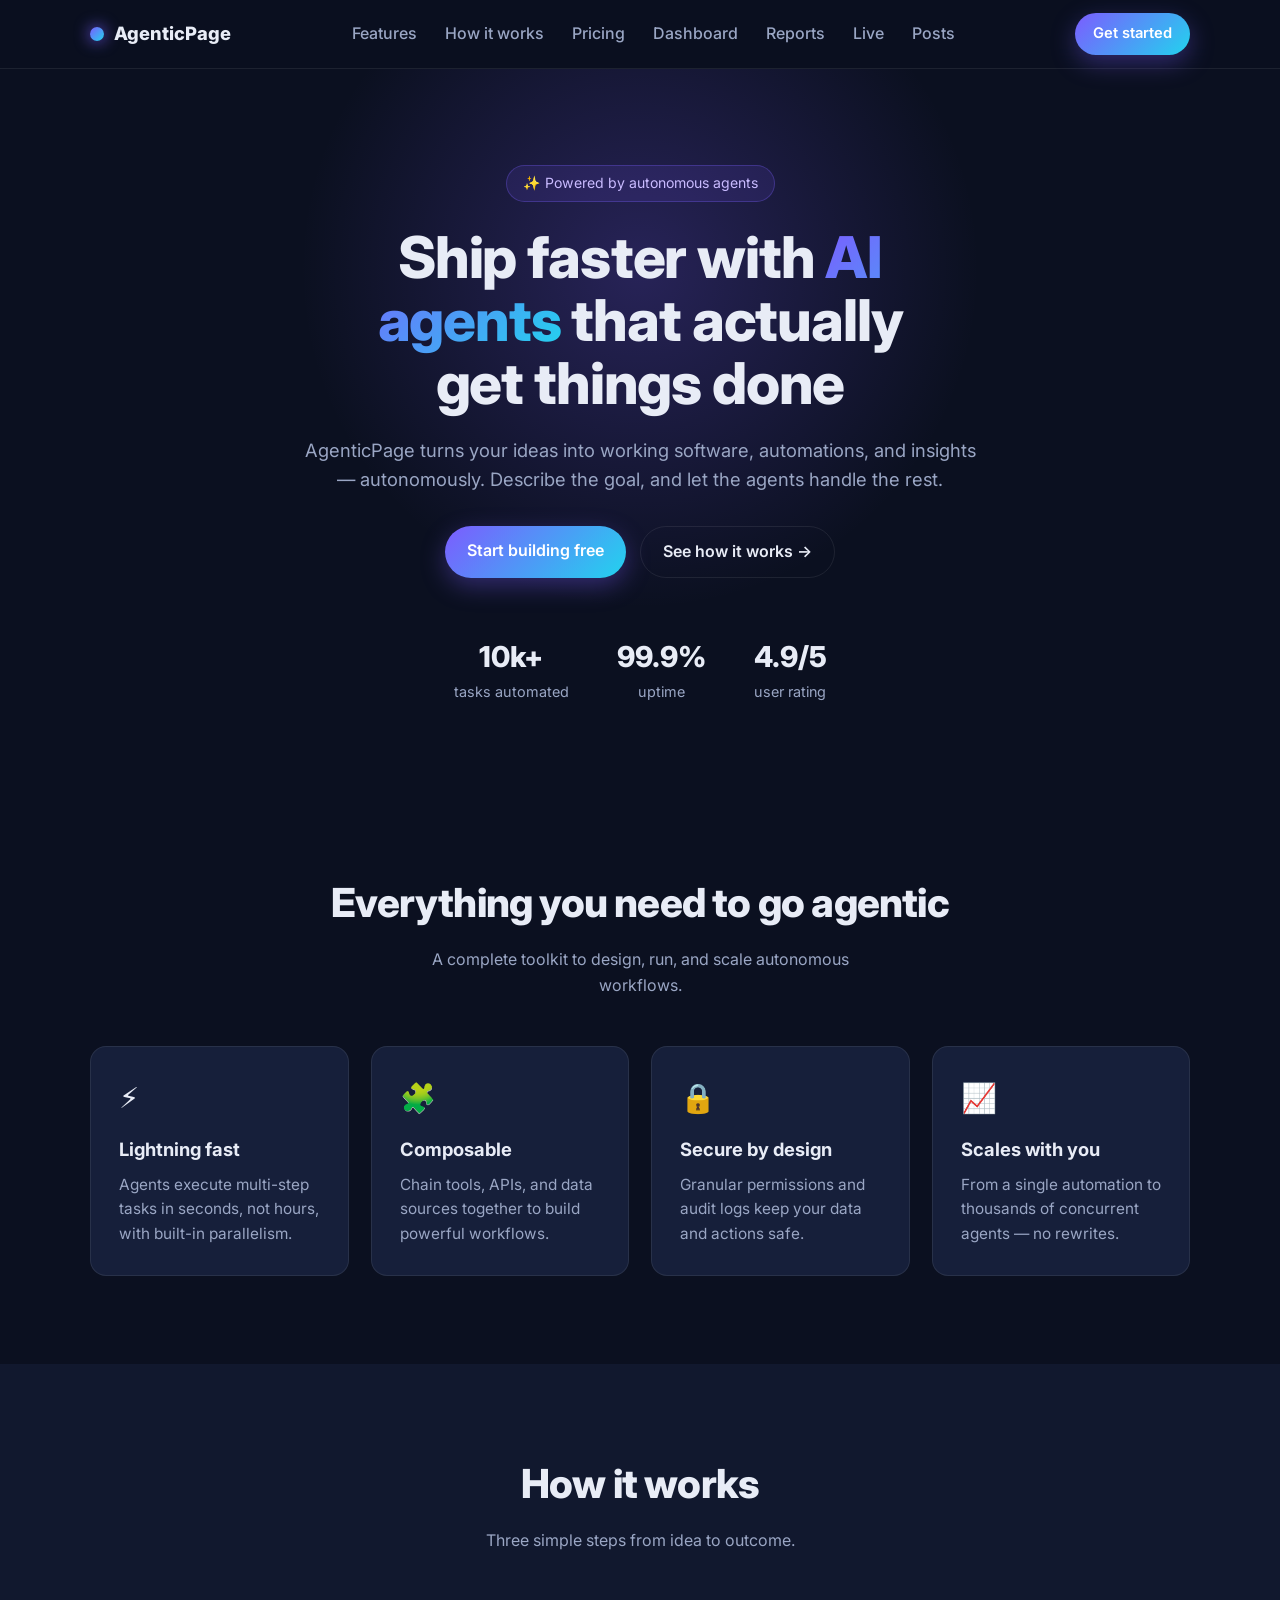
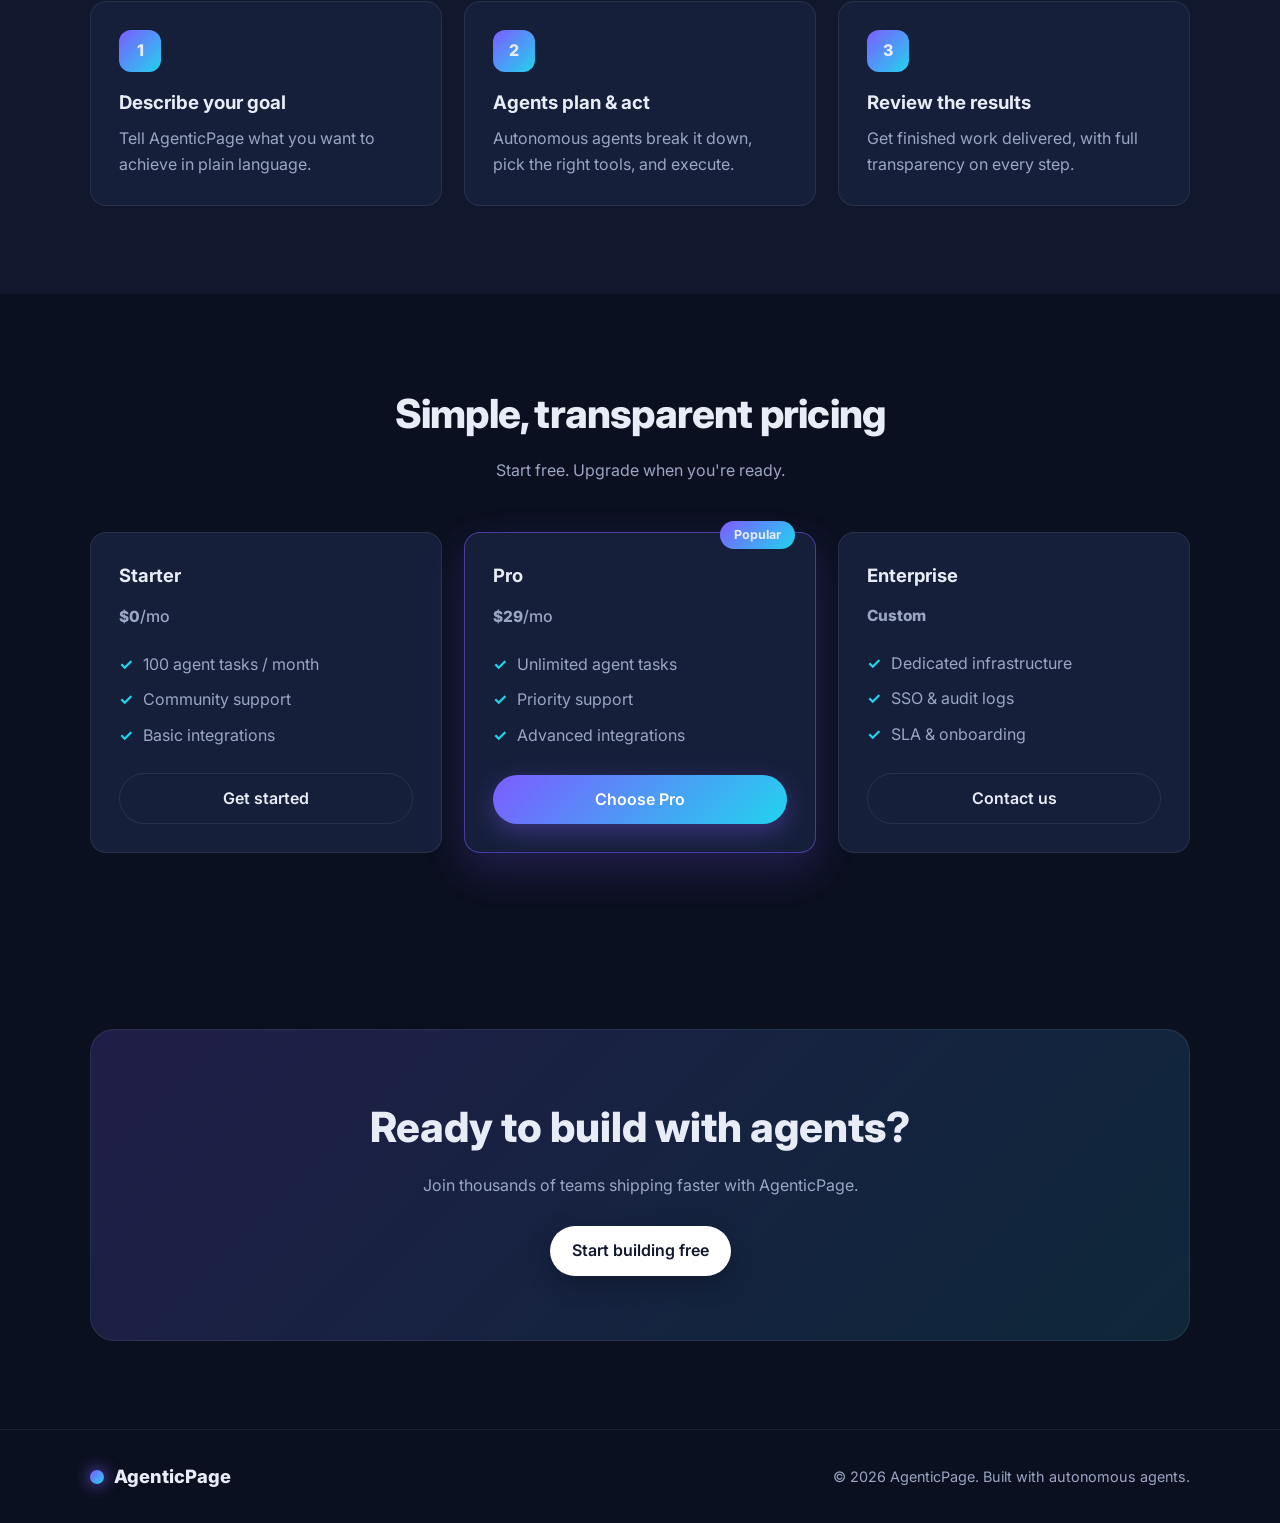
<file: index.html>
<!DOCTYPE html>
<html lang="en">
<head>
  <meta charset="UTF-8" />
  <meta name="viewport" content="width=device-width, initial-scale=1.0" />
  <meta name="description" content="AgenticPage — building the future with autonomous AI agents." />
  <title>AgenticPage — Autonomous AI, Delivered</title>
  <link rel="preconnect" href="https://fonts.googleapis.com" />
  <link rel="preconnect" href="https://fonts.gstatic.com" crossorigin />
  <link href="https://fonts.googleapis.com/css2?family=Inter:wght@400;500;600;700;800&display=swap" rel="stylesheet" />
  <link rel="stylesheet" href="styles.css" />
</head>
<body>
  <header class="site-header">
    <nav class="nav container">
      <a href="#" class="brand">
        <span class="brand-dot"></span> AgenticPage
      </a>
      <ul class="nav-links">
        <li><a href="#features">Features</a></li>
        <li><a href="#how">How it works</a></li>
        <li><a href="#pricing">Pricing</a></li>
        <li><a href="dashboard.html">Dashboard</a></li>
        <li><a href="reports.html">Reports</a></li>
        <li><a href="live.html">Live</a></li>
        <li><a href="posts.html">Posts</a></li>
      </ul>
      <a href="#cta" class="btn btn-sm">Get started</a>
    </nav>
  </header>

  <main>
    <!-- Hero -->
    <section class="hero">
      <div class="container hero-inner">
        <span class="pill">✨ Powered by autonomous agents</span>
        <h1>Ship faster with <span class="grad">AI agents</span> that actually get things done</h1>
        <p class="lead">
          AgenticPage turns your ideas into working software, automations, and
          insights — autonomously. Describe the goal, and let the agents handle the rest.
        </p>
        <div class="hero-actions">
          <a href="#cta" class="btn">Start building free</a>
          <a href="#how" class="btn btn-ghost">See how it works →</a>
        </div>
        <div class="hero-stats">
          <div><strong>10k+</strong><span>tasks automated</span></div>
          <div><strong>99.9%</strong><span>uptime</span></div>
          <div><strong>4.9/5</strong><span>user rating</span></div>
        </div>
      </div>
    </section>

    <!-- Features -->
    <section id="features" class="section">
      <div class="container">
        <h2 class="section-title">Everything you need to go agentic</h2>
        <p class="section-sub">A complete toolkit to design, run, and scale autonomous workflows.</p>
        <div class="grid">
          <article class="card">
            <div class="card-icon">⚡</div>
            <h3>Lightning fast</h3>
            <p>Agents execute multi-step tasks in seconds, not hours, with built-in parallelism.</p>
          </article>
          <article class="card">
            <div class="card-icon">🧩</div>
            <h3>Composable</h3>
            <p>Chain tools, APIs, and data sources together to build powerful workflows.</p>
          </article>
          <article class="card">
            <div class="card-icon">🔒</div>
            <h3>Secure by design</h3>
            <p>Granular permissions and audit logs keep your data and actions safe.</p>
          </article>
          <article class="card">
            <div class="card-icon">📈</div>
            <h3>Scales with you</h3>
            <p>From a single automation to thousands of concurrent agents — no rewrites.</p>
          </article>
        </div>
      </div>
    </section>

    <!-- How it works -->
    <section id="how" class="section section-alt">
      <div class="container">
        <h2 class="section-title">How it works</h2>
        <p class="section-sub">Three simple steps from idea to outcome.</p>
        <div class="steps">
          <div class="step">
            <div class="step-num">1</div>
            <h3>Describe your goal</h3>
            <p>Tell AgenticPage what you want to achieve in plain language.</p>
          </div>
          <div class="step">
            <div class="step-num">2</div>
            <h3>Agents plan &amp; act</h3>
            <p>Autonomous agents break it down, pick the right tools, and execute.</p>
          </div>
          <div class="step">
            <div class="step-num">3</div>
            <h3>Review the results</h3>
            <p>Get finished work delivered, with full transparency on every step.</p>
          </div>
        </div>
      </div>
    </section>

    <!-- Pricing -->
    <section id="pricing" class="section">
      <div class="container">
        <h2 class="section-title">Simple, transparent pricing</h2>
        <p class="section-sub">Start free. Upgrade when you're ready.</p>
        <div class="grid pricing">
          <article class="card price-card">
            <h3>Starter</h3>
            <p class="price">$0<span>/mo</span></p>
            <ul>
              <li>100 agent tasks / month</li>
              <li>Community support</li>
              <li>Basic integrations</li>
            </ul>
            <a href="#cta" class="btn btn-ghost">Get started</a>
          </article>
          <article class="card price-card featured">
            <span class="badge">Popular</span>
            <h3>Pro</h3>
            <p class="price">$29<span>/mo</span></p>
            <ul>
              <li>Unlimited agent tasks</li>
              <li>Priority support</li>
              <li>Advanced integrations</li>
            </ul>
            <a href="#cta" class="btn">Choose Pro</a>
          </article>
          <article class="card price-card">
            <h3>Enterprise</h3>
            <p class="price">Custom</p>
            <ul>
              <li>Dedicated infrastructure</li>
              <li>SSO &amp; audit logs</li>
              <li>SLA &amp; onboarding</li>
            </ul>
            <a href="#cta" class="btn btn-ghost">Contact us</a>
          </article>
        </div>
      </div>
    </section>

    <!-- CTA -->
    <section id="cta" class="cta">
      <div class="container cta-inner">
        <h2>Ready to build with agents?</h2>
        <p>Join thousands of teams shipping faster with AgenticPage.</p>
        <a href="#" class="btn btn-light">Start building free</a>
      </div>
    </section>
  </main>

  <footer class="site-footer">
    <div class="container footer-inner">
      <span class="brand"><span class="brand-dot"></span> AgenticPage</span>
      <p>© 2026 AgenticPage. Built with autonomous agents.</p>
    </div>
  </footer>
</body>
</html>
</file>
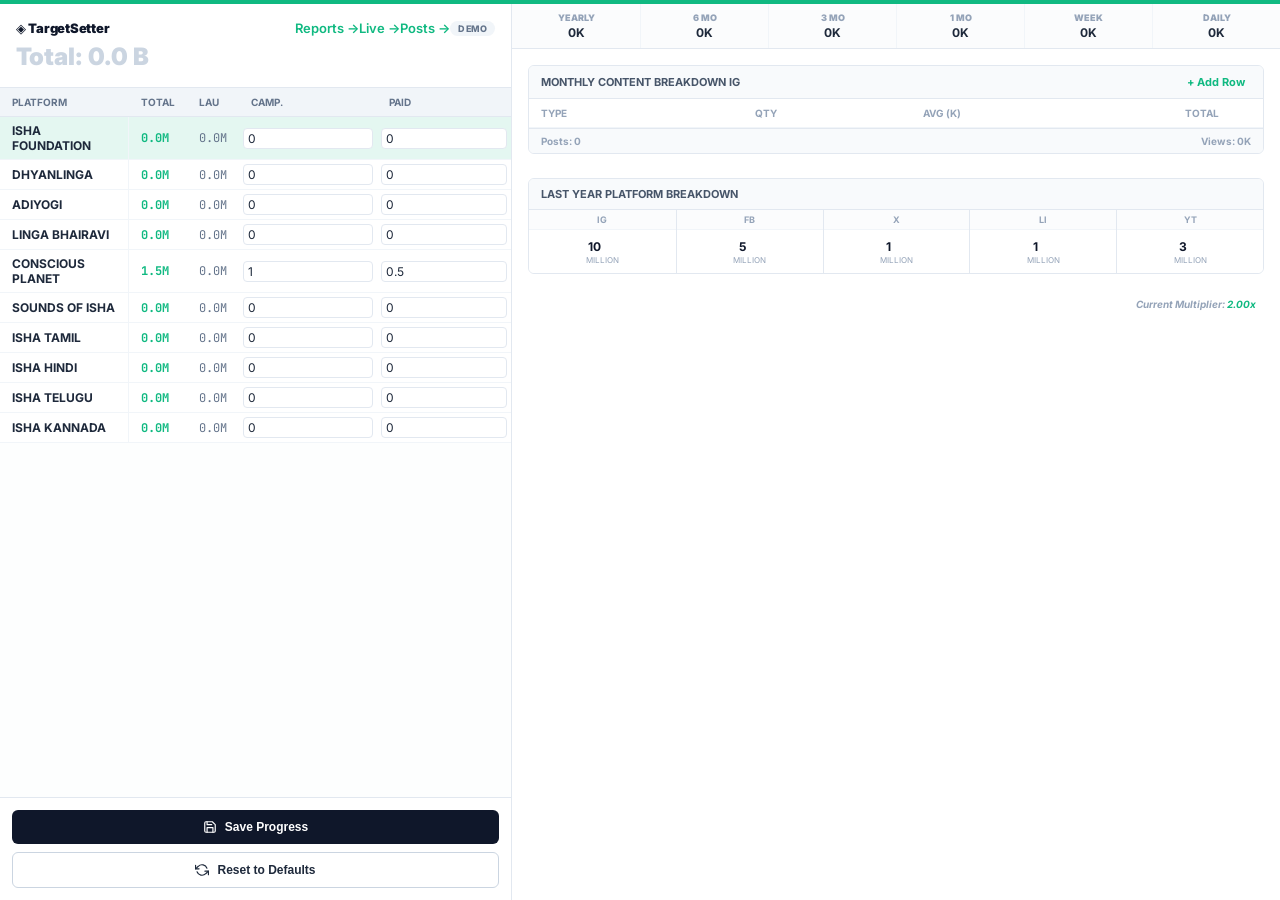
<file: dashboard.html>
<!doctype html>
<html lang="en">
<head>
  <meta charset="UTF-8" />
  <meta name="viewport" content="width=device-width, initial-scale=1.0" />
  <title>TargetSetter — Dashboard</title>
  <link rel="preconnect" href="https://fonts.googleapis.com" />
  <link rel="preconnect" href="https://fonts.gstatic.com" crossorigin />
  <link href="https://fonts.googleapis.com/css2?family=Inter:wght@400;500;600;700;800;900&family=JetBrains+Mono:wght@500;700&display=swap" rel="stylesheet" />
  <link rel="stylesheet" href="dashboard.css" />
</head>
<body>
  <div id="loading" class="loading">Initialising…</div>

  <div id="app" class="app" hidden>
    <!-- LEFT PANE -->
    <aside class="left">
      <header class="left-head">
        <div class="brandbar">
          <span class="logo">◈ TargetSetter</span>
          <a href="reports.html" class="nav-link" style="margin-left:auto;font-size:13px;color:#10b981;text-decoration:none;font-weight:600;">Reports →</a>
          <a href="live.html" class="nav-link" style="font-size:13px;color:#10b981;text-decoration:none;font-weight:600;">Live →</a>
          <a href="posts.html" class="nav-link" style="font-size:13px;color:#10b981;text-decoration:none;font-weight:600;">Posts →</a>
          <span id="status" class="status status--demo">Demo</span>
        </div>
        <h1 class="grand">Total: <span id="grandTotal">0.0</span> B</h1>
      </header>

      <div class="table-wrap">
        <table class="brands">
          <thead>
            <tr>
              <th>Platform</th>
              <th>Total</th>
              <th>LAU</th>
              <th>Camp.</th>
              <th>Paid</th>
            </tr>
          </thead>
          <tbody id="brandsBody"></tbody>
        </table>
      </div>

      <footer class="left-foot">
        <button id="saveBtn" class="btn-save">
          <svg viewBox="0 0 24 24" width="14" height="14" fill="none" stroke="currentColor" stroke-width="2" stroke-linecap="round" stroke-linejoin="round"><path d="M19 21H5a2 2 0 0 1-2-2V5a2 2 0 0 1 2-2h11l5 5v11a2 2 0 0 1-2 2z"/><polyline points="17 21 17 13 7 13 7 21"/><polyline points="7 3 7 8 15 8"/></svg>
          <span id="saveLabel">Save Progress</span>
        </button>
        <button id="resetBtn" class="btn-reset" title="Reset all targets to defaults from the Default Targets Sheet">
          <svg viewBox="0 0 24 24" width="14" height="14" fill="none" stroke="currentColor" stroke-width="2" stroke-linecap="round" stroke-linejoin="round"><polyline points="1 4 1 10 7 10"></polyline><polyline points="23 20 23 14 17 14"></polyline><path d="M20.49 9A9 9 0 0 0 5.64 5.64L1 10m22 4l-4.64 4.36A9 9 0 0 1 3.51 15"></path></svg>
          <span>Reset to Defaults</span>
        </button>
      </footer>
    </aside>

    <!-- RIGHT PANE -->
    <main class="right">
      <!-- Mobile brand selector -->
      <div class="mobile-pick">
        <label for="brandSelect">Brand</label>
        <select id="brandSelect"></select>
      </div>

      <!-- Projections -->
      <div class="projections" id="projections"></div>

      <div class="right-scroll">
        <!-- Monthly content breakdown -->
        <section class="card">
          <div class="card-head">
            <span>Monthly content breakdown IG</span>
            <button id="addRowBtn" class="link">+ Add Row</button>
          </div>
          <div class="card-table-wrap">
            <table class="plan">
              <thead>
                <tr>
                  <th>Type</th>
                  <th class="c">Qty</th>
                  <th class="c">Avg (K)</th>
                  <th class="r">Total</th>
                  <th class="x"></th>
                </tr>
              </thead>
              <tbody id="planBody"></tbody>
            </table>
          </div>
          <div class="card-foot">
            <span>Posts: <b id="totalPosts">0</b></span>
            <span>Views: <b id="totalViews">0</b></span>
          </div>
        </section>

        <!-- Historical breakdown -->
        <section class="card">
          <div class="card-head"><span>Last year platform breakdown</span></div>
          <div class="platforms" id="platforms"></div>
        </section>

        <div class="multiplier">Current Multiplier: <span id="multiplier">0.00x</span></div>
      </div>
    </main>
  </div>

  <div id="toast" class="toast" hidden></div>

  <script src="config.js"></script>
  <script src="dashboard.js"></script>
</body>
</html>
</file>
<file: styles.css>
:root {
  --bg: #0b1020;
  --bg-soft: #11182e;
  --card: #161f3a;
  --text: #e8ecf6;
  --muted: #9aa6c4;
  --brand: #7c5cff;
  --brand-2: #22d3ee;
  --border: rgba(255, 255, 255, 0.08);
  --radius: 16px;
}

* { margin: 0; padding: 0; box-sizing: border-box; }

html { scroll-behavior: smooth; }

body {
  font-family: "Inter", system-ui, -apple-system, sans-serif;
  background: var(--bg);
  color: var(--text);
  line-height: 1.6;
  -webkit-font-smoothing: antialiased;
}

.container { width: min(1100px, 92%); margin: 0 auto; }

a { color: inherit; text-decoration: none; }

/* Header */
.site-header {
  position: sticky;
  top: 0;
  z-index: 50;
  background: rgba(11, 16, 32, 0.7);
  backdrop-filter: blur(12px);
  border-bottom: 1px solid var(--border);
}
.nav { display: flex; align-items: center; justify-content: space-between; height: 68px; }
.brand { display: flex; align-items: center; gap: 10px; font-weight: 800; font-size: 1.15rem; }
.brand-dot {
  width: 14px; height: 14px; border-radius: 50%;
  background: linear-gradient(135deg, var(--brand), var(--brand-2));
  box-shadow: 0 0 16px var(--brand);
}
.nav-links { display: flex; gap: 28px; list-style: none; }
.nav-links a { color: var(--muted); font-weight: 500; transition: color .2s; }
.nav-links a:hover { color: var(--text); }

/* Buttons */
.btn {
  display: inline-block;
  padding: 12px 22px;
  border-radius: 999px;
  font-weight: 600;
  background: linear-gradient(135deg, var(--brand), var(--brand-2));
  color: #fff;
  transition: transform .15s ease, box-shadow .15s ease;
  box-shadow: 0 8px 24px rgba(124, 92, 255, 0.35);
}
.btn:hover { transform: translateY(-2px); box-shadow: 0 12px 30px rgba(124, 92, 255, 0.5); }
.btn-sm { padding: 9px 18px; font-size: .92rem; }
.btn-ghost {
  background: transparent;
  border: 1px solid var(--border);
  box-shadow: none;
  color: var(--text);
}
.btn-ghost:hover { background: rgba(255,255,255,0.05); }
.btn-light { background: #fff; color: #11182e; box-shadow: 0 8px 24px rgba(0,0,0,0.25); }

/* Hero */
.hero {
  position: relative;
  padding: 96px 0 80px;
  text-align: center;
  overflow: hidden;
}
.hero::before {
  content: "";
  position: absolute;
  top: -200px; left: 50%;
  transform: translateX(-50%);
  width: 800px; height: 800px;
  background: radial-gradient(circle, rgba(124,92,255,0.25), transparent 60%);
  z-index: 0;
}
.hero-inner { position: relative; z-index: 1; }
.pill {
  display: inline-block;
  padding: 6px 16px;
  border-radius: 999px;
  background: rgba(124,92,255,0.12);
  border: 1px solid rgba(124,92,255,0.3);
  color: #c9bbff;
  font-size: .88rem;
  margin-bottom: 24px;
}
.hero h1 {
  font-size: clamp(2.2rem, 5vw, 3.6rem);
  font-weight: 800;
  line-height: 1.1;
  letter-spacing: -0.02em;
  max-width: 16ch;
  margin: 0 auto 20px;
}
.grad {
  background: linear-gradient(135deg, var(--brand), var(--brand-2));
  -webkit-background-clip: text;
  background-clip: text;
  color: transparent;
}
.lead { color: var(--muted); font-size: 1.15rem; max-width: 56ch; margin: 0 auto 32px; }
.hero-actions { display: flex; gap: 14px; justify-content: center; flex-wrap: wrap; }
.hero-stats {
  display: flex; gap: 48px; justify-content: center; flex-wrap: wrap;
  margin-top: 56px;
}
.hero-stats div { display: flex; flex-direction: column; }
.hero-stats strong { font-size: 1.8rem; font-weight: 800; }
.hero-stats span { color: var(--muted); font-size: .9rem; }

/* Sections */
.section { padding: 88px 0; }
.section-alt { background: var(--bg-soft); }
.section-title { font-size: clamp(1.8rem, 3.5vw, 2.5rem); font-weight: 800; text-align: center; letter-spacing: -0.02em; }
.section-sub { color: var(--muted); text-align: center; margin: 12px auto 48px; max-width: 50ch; }

/* Grid + cards */
.grid { display: grid; grid-template-columns: repeat(auto-fit, minmax(220px, 1fr)); gap: 22px; }
.card {
  background: var(--card);
  border: 1px solid var(--border);
  border-radius: var(--radius);
  padding: 28px;
  transition: transform .2s ease, border-color .2s ease;
}
.card:hover { transform: translateY(-4px); border-color: rgba(124,92,255,0.4); }
.card-icon { font-size: 1.8rem; margin-bottom: 14px; }
.card h3 { font-size: 1.15rem; margin-bottom: 8px; }
.card p { color: var(--muted); font-size: .96rem; }

/* Steps */
.steps { display: grid; grid-template-columns: repeat(auto-fit, minmax(240px, 1fr)); gap: 22px; }
.step { background: var(--card); border: 1px solid var(--border); border-radius: var(--radius); padding: 28px; }
.step-num {
  width: 42px; height: 42px; border-radius: 12px;
  display: grid; place-items: center;
  background: linear-gradient(135deg, var(--brand), var(--brand-2));
  font-weight: 800; margin-bottom: 16px;
}
.step h3 { margin-bottom: 8px; }
.step p { color: var(--muted); }

/* Pricing */
.price-card { position: relative; display: flex; flex-direction: column; }
.price-card ul { list-style: none; margin: 18px 0 24px; display: flex; flex-direction: column; gap: 10px; }
.price-card li { color: var(--muted); padding-left: 24px; position: relative; }
.price-card li::before { content: "✓"; position: absolute; left: 0; color: var(--brand-2); font-weight: 700; }
.price { font-size: 2.4rem; font-weight: 800; margin: 6px 0 4px; }
.price span { font-size: 1rem; color: var(--muted); font-weight: 500; }
.price-card .btn, .price-card .btn-ghost { margin-top: auto; text-align: center; }
.featured { border-color: rgba(124,92,255,0.5); box-shadow: 0 16px 40px rgba(124,92,255,0.2); }
.badge {
  position: absolute; top: -12px; right: 20px;
  background: linear-gradient(135deg, var(--brand), var(--brand-2));
  padding: 4px 14px; border-radius: 999px; font-size: .78rem; font-weight: 700;
}

/* CTA */
.cta { padding: 88px 0; }
.cta-inner {
  background: linear-gradient(135deg, rgba(124,92,255,0.18), rgba(34,211,238,0.12));
  border: 1px solid var(--border);
  border-radius: 24px;
  padding: 64px 32px;
  text-align: center;
}
.cta h2 { font-size: clamp(1.8rem, 3.5vw, 2.6rem); font-weight: 800; margin-bottom: 12px; }
.cta p { color: var(--muted); margin-bottom: 28px; }

/* Footer */
.site-footer { border-top: 1px solid var(--border); padding: 32px 0; }
.footer-inner { display: flex; align-items: center; justify-content: space-between; flex-wrap: wrap; gap: 14px; }
.footer-inner p { color: var(--muted); font-size: .9rem; }

@media (max-width: 640px) {
  .nav-links { display: none; }
  .hero-stats { gap: 28px; }
}
</file>
<file: dashboard.css>
/* ===== TargetSetter dashboard — faithful web replica of the Tauri app ===== */
:root {
  --brand: #10b981;
  --brand-soft: rgba(16, 185, 129, 0.10);
  --bg: #ffffff;
  --slate-50: #f8fafc;
  --slate-100: #f1f5f9;
  --slate-200: #e2e8f0;
  --slate-300: #cbd5e1;
  --slate-400: #94a3b8;
  --slate-500: #64748b;
  --slate-600: #475569;
  --slate-800: #1e293b;
  --slate-900: #0f172a;
}

* { box-sizing: border-box; }
[hidden] { display: none !important; }
html, body { height: 100%; }
body {
  margin: 0;
  font-family: "Inter", system-ui, sans-serif;
  font-size: 12px;
  color: var(--slate-800);
  background: var(--bg);
  -webkit-font-smoothing: antialiased;
}
.mono { font-family: "JetBrains Mono", monospace; }

.loading {
  height: 100vh; display: flex; align-items: center; justify-content: center;
  color: var(--slate-900); font-weight: 600;
}

/* ===== App shell ===== */
.app {
  display: flex;
  height: 100vh;
  overflow: hidden;
  border-top: 4px solid var(--brand);
  background: var(--bg);
}

/* ===== LEFT PANE (40%) ===== */
.left {
  width: 40%;
  display: flex;
  flex-direction: column;
  border-right: 1px solid var(--slate-200);
  background: rgba(248, 250, 252, 0.3);
}
.left-head { padding: 16px; border-bottom: 1px solid var(--slate-200); background: #fff; }
.brandbar { display: flex; align-items: center; justify-content: space-between; margin-bottom: 6px; }
.logo { font-weight: 900; letter-spacing: -0.02em; color: var(--slate-900); font-size: 13px; }
.status {
  font-size: 9px; font-weight: 800; text-transform: uppercase; letter-spacing: 0.05em;
  padding: 2px 8px; border-radius: 999px;
}
.status--demo { color: var(--slate-500); background: var(--slate-100); }
.status--live { color: var(--brand); background: var(--brand-soft); }
.grand { margin: 0; font-size: 24px; font-weight: 900; color: var(--slate-300); }

.table-wrap { flex: 1; overflow-y: auto; }
table { width: 100%; border-collapse: collapse; text-align: left; }

.brands thead th {
  position: sticky; top: 0;
  background: var(--slate-100); color: var(--slate-500);
  text-transform: uppercase; font-size: 10px; font-weight: 700;
  padding: 8px 12px; border-bottom: 1px solid var(--slate-200);
}
.brands tbody tr { background: #fff; border-bottom: 1px solid var(--slate-100); cursor: pointer; transition: background .12s; }
.brands tbody tr:hover { background: var(--slate-50); }
.brands tbody tr.selected { background: var(--brand-soft); }
.brands td { padding: 6px 12px; vertical-align: middle; }
.brands td.name { font-weight: 700; border-right: 1px solid var(--slate-100); text-transform: uppercase; }
.brands td.total { font-weight: 700; color: var(--brand); }
.brands td.lau { color: var(--slate-500); }
.brands td.inp { padding: 4px; }

input.cell {
  width: 100%; background: #fff; border: 1px solid var(--slate-200);
  border-radius: 4px; padding: 2px 4px; font: inherit; color: inherit; outline: none;
}
input.cell:focus { border-color: var(--brand); }

.left-foot { padding: 12px; background: #fff; border-top: 1px solid var(--slate-200); display: flex; flex-direction: column; gap: 8px; }
.btn-save {
  width: 100%; display: flex; align-items: center; justify-content: center; gap: 8px;
  background: var(--slate-900); color: #fff; border: none; border-radius: 6px;
  padding: 10px; font-weight: 700; font-size: 12px; cursor: pointer; transition: background .15s;
}
.btn-save:hover { background: var(--slate-800); }
.btn-save:disabled { opacity: .6; cursor: default; }
.btn-reset {
  width: 100%; display: flex; align-items: center; justify-content: center; gap: 8px;
  background: #fff; color: var(--slate-700); border: 1px solid var(--slate-300); border-radius: 6px;
  padding: 10px; font-weight: 600; font-size: 12px; cursor: pointer; transition: all .15s;
}
.btn-reset:hover { background: var(--slate-50); border-color: var(--slate-400); }
.btn-reset:disabled { opacity: .6; cursor: default; }

/* ===== RIGHT PANE (60%) ===== */
.right { flex: 1; display: flex; flex-direction: column; overflow: hidden; background: #fff; }

.mobile-pick { display: none; }

.projections {
  display: grid; grid-template-columns: repeat(6, 1fr);
  border-bottom: 1px solid var(--slate-200);
}
.proj { padding: 8px 4px; text-align: center; background: rgba(248,250,252,.5); border-left: 1px solid var(--slate-100); }
.proj:first-child { border-left: none; }
.proj .lbl { font-size: 9px; color: var(--slate-400); text-transform: uppercase; font-weight: 900; }
.proj .val { font-weight: 700; color: var(--slate-800); margin-top: 2px; }

.right-scroll { flex: 1; overflow-y: auto; padding: 16px; display: flex; flex-direction: column; gap: 24px; }

.card { border: 1px solid var(--slate-200); border-radius: 6px; overflow: hidden; }
.card-head {
  display: flex; align-items: center; justify-content: space-between;
  background: var(--slate-50); padding: 8px 12px; border-bottom: 1px solid var(--slate-200);
  font-weight: 700; font-size: 11px; text-transform: uppercase; color: var(--slate-600);
}
.link { background: none; border: none; color: var(--brand); font: inherit; font-weight: 700; cursor: pointer; }
.link:hover { text-decoration: underline; }

.card-table-wrap { overflow-x: auto; }
.plan thead th {
  background: #fff; color: var(--slate-400); text-transform: uppercase; font-size: 10px;
  padding: 8px 12px; border-bottom: 1px solid var(--slate-100); font-weight: 700;
}
.plan th.c, .plan td.c { text-align: center; }
.plan th.r, .plan td.r { text-align: right; }
.plan th.x { width: 32px; }
.plan tbody tr { border-bottom: 1px solid var(--slate-50); }
.plan tbody tr:hover { background: rgba(248,250,252,.8); }
.plan tbody tr:hover .del { opacity: 1; }
.plan td { padding: 4px 12px; }
.plan td.total { text-align: right; font-weight: 700; color: var(--slate-900); }

input.type {
  width: 100%; background: transparent; border: none; border-bottom: 1px solid transparent;
  font: inherit; color: inherit; outline: none; padding: 2px 0;
}
input.type:focus { border-bottom-color: var(--brand); }
input.num {
  width: 56px; text-align: center; background: #fff; border: 1px solid var(--slate-200);
  border-radius: 4px; padding: 2px 4px; font: inherit; color: inherit; outline: none;
}
input.num:focus { box-shadow: 0 0 0 1px var(--brand); border-color: var(--brand); }
.del { background: none; border: none; color: var(--slate-300); cursor: pointer; opacity: 0; transition: .12s; padding: 2px; }
.del:hover { color: #ef4444; }

.card-foot {
  display: flex; justify-content: space-between; background: var(--slate-50);
  padding: 6px 12px; font-size: 10px; color: var(--slate-400); font-weight: 700;
  border-top: 1px solid var(--slate-200);
}

.platforms { display: grid; grid-template-columns: repeat(5, 1fr); }
.plat { background: #fff; border-left: 1px solid var(--slate-200); }
.plat:first-child { border-left: none; }
.plat .head { background: rgba(248,250,252,.5); padding: 4px 8px; text-align: center; font-size: 9px; color: var(--slate-400); font-weight: 700; border-bottom: 1px solid var(--slate-100); }
.plat .body { padding: 8px; text-align: center; }
.plat input { width: 100%; text-align: center; background: transparent; border: none; font: inherit; font-weight: 700; color: var(--slate-900); outline: none; }
.plat .unit { font-size: 8px; color: var(--slate-400); text-transform: uppercase; }

.multiplier { text-align: right; padding: 0 8px; font-size: 10px; color: var(--slate-400); font-weight: 700; font-style: italic; }
.multiplier span { color: var(--brand); }

/* ===== Toast ===== */
.toast {
  position: fixed; left: 50%; bottom: 24px; transform: translateX(-50%);
  background: var(--slate-900); color: #fff; padding: 10px 18px; border-radius: 8px;
  font-weight: 600; font-size: 12px; box-shadow: 0 10px 30px rgba(0,0,0,.25); z-index: 50;
}

/* ===== MOBILE ===== */
@media (max-width: 820px) {
  body { font-size: 13px; }
  .app { flex-direction: column; height: auto; min-height: 100vh; overflow: visible; }
  .left { width: 100%; border-right: none; border-bottom: 1px solid var(--slate-200); }
  .table-wrap { max-height: 46vh; }
  .right { overflow: visible; }
  .right-scroll { overflow: visible; }

  /* Mobile brand picker */
  .mobile-pick {
    display: flex; align-items: center; gap: 8px;
    padding: 10px 16px; border-bottom: 1px solid var(--slate-200); background: var(--slate-50);
  }
  .mobile-pick label { font-size: 10px; font-weight: 800; text-transform: uppercase; color: var(--slate-500); }
  .mobile-pick select {
    flex: 1; padding: 8px 10px; border: 1px solid var(--slate-200); border-radius: 6px;
    font: inherit; font-weight: 700; background: #fff; color: var(--slate-800);
  }

  /* Hide the campaign/paid columns on the left table to save width; edit them on desktop */
  .projections { grid-template-columns: repeat(3, 1fr); }
  .proj:nth-child(n+4) { border-top: 1px solid var(--slate-100); }

  .grand { font-size: 20px; }
  input.num { width: 48px; }
}

@media (max-width: 520px) {
  .platforms { grid-template-columns: repeat(2, 1fr); }
  .plat:nth-child(odd) { border-left: none; }
  .plat { border-top: 1px solid var(--slate-100); }
  .platforms .plat:nth-child(-n+2) { border-top: none; }
}
</file>
